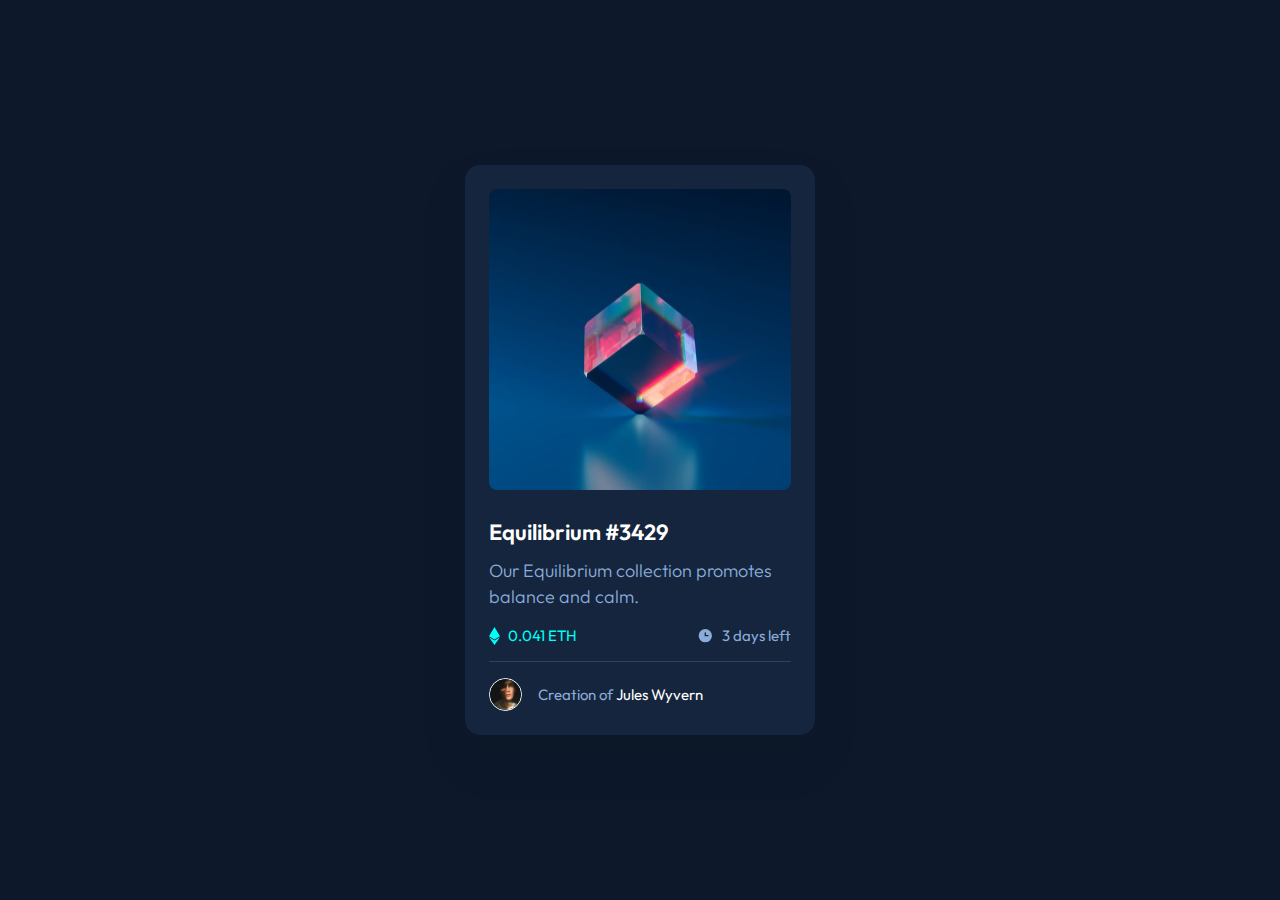
<file: nft-preview-card-component/index.html>
<!DOCTYPE html>
<html lang="en">
  <head>
    <meta charset="UTF-8" />
    <meta http-equiv="X-UA-Compatible" content="IE=edge" />
    <meta name="viewport" content="width=device-width, initial-scale=1.0" />
    <title>NFT preview card component</title>
    <link rel="preconnect" href="https://fonts.googleapis.com" />
    <link rel="preconnect" href="https://fonts.gstatic.com" crossorigin />
    <link
      href="https://fonts.googleapis.com/css2?family=Outfit:wght@300;400;600&display=swap"
      rel="stylesheet"
    />
    <link rel="stylesheet" href="style.css" />
  </head>
  <body>
    <main>
      <div class="card">
        <div class="card__image-container">
          <img
            class="card__image"
            src="./images/image-equilibrium.jpg"
            alt=""
          />
          <div class="card__image--overlay">
            <svg width="48" height="48" xmlns="http://www.w3.org/2000/svg">
              <g fill="none" fill-rule="evenodd">
                <path d="M0 0h48v48H0z" />
                <path
                  d="M24 9C14 9 5.46 15.22 2 24c3.46 8.78 12 15 22 15 10.01 0 18.54-6.22 22-15-3.46-8.78-11.99-15-22-15Zm0 25c-5.52 0-10-4.48-10-10s4.48-10 10-10 10 4.48 10 10-4.48 10-10 10Zm0-16c-3.31 0-6 2.69-6 6s2.69 6 6 6 6-2.69 6-6-2.69-6-6-6Z"
                  fill="#FFF"
                  fill-rule="nonzero"
                />
              </g>
            </svg>
          </div>
        </div>
        <a class="card__title" href="#">Equilibrium #3429</a>
        <p class="card__description">
          Our Equilibrium collection promotes balance and calm.
        </p>
        <div class="card__meta">
          <div class="card__price">
            <svg
              width="11"
              height="18"
              class="card__price-icon"
              xmlns="http://www.w3.org/2000/svg"
            >
              <path
                d="M11 10.216 5.5 18 0 10.216l5.5 3.263 5.5-3.262ZM5.5 0l5.496 9.169L5.5 12.43 0 9.17 5.5 0Z"
                fill="#00FFF8"
              />
            </svg>
            0.041 ETH
          </div>
          <div class="card__countdown">
            <svg
              class="card__countdown-icon"
              width="17"
              height="17"
              xmlns="http://www.w3.org/2000/svg"
            >
              <path
                d="M8.305 2.007a6.667 6.667 0 1 0 0 13.334 6.667 6.667 0 0 0 0-13.334Zm2.667 7.334H8.305a.667.667 0 0 1-.667-.667V6.007a.667.667 0 0 1 1.334 0v2h2a.667.667 0 0 1 0 1.334Z"
                fill="#8BACD9"
              />
            </svg>
            3 days left
          </div>
        </div>
        <footer class="card__footer">
          <img
            class="card__author-avatar"
            src="./images/image-avatar.png"
            alt=""
          />
          <span class="card__author"
            >Creation of
            <a href="#" class="card__footer-link">Jules Wyvern</a></span
          >
        </footer>
      </div>
    </main>
  </body>
</html>
</file>
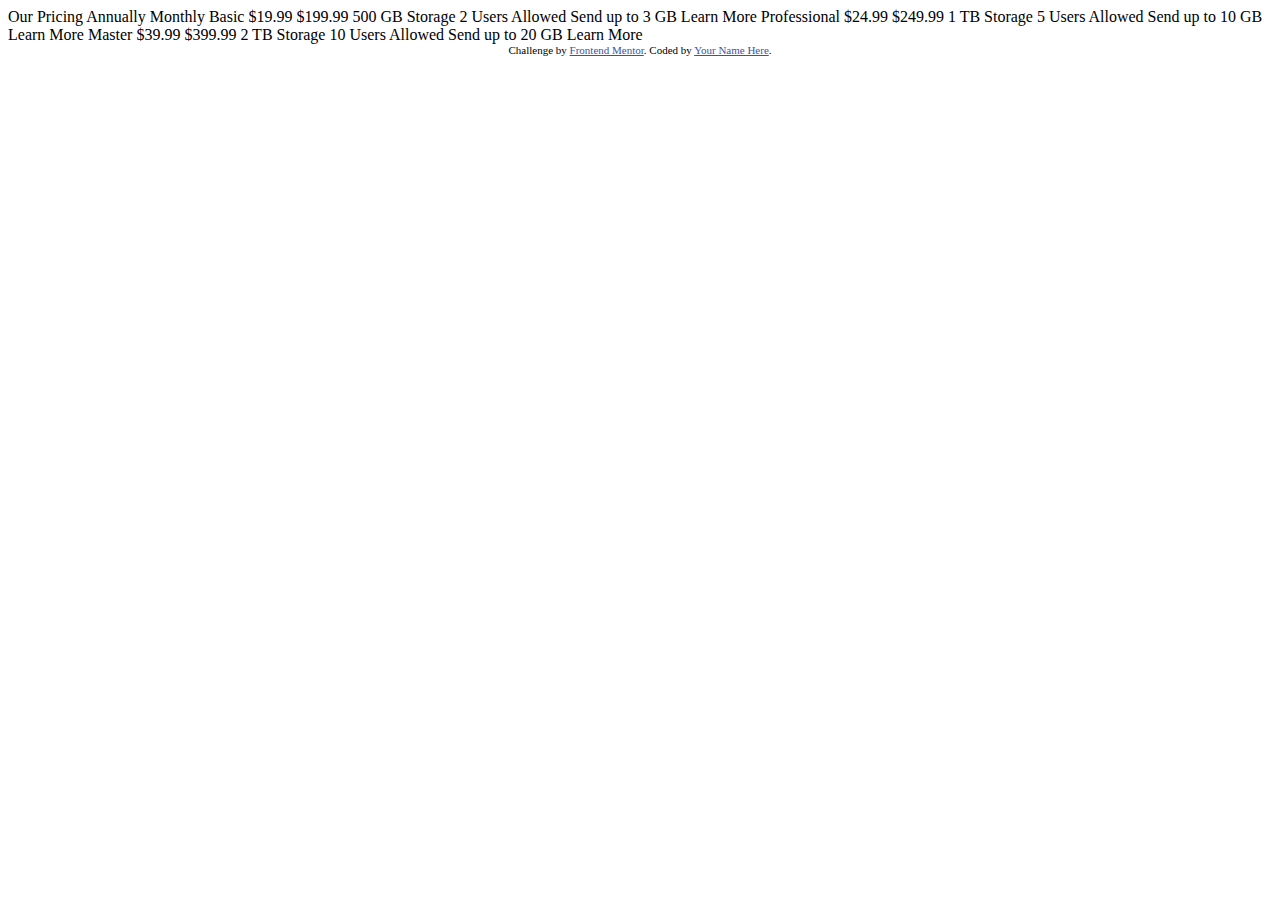
<file: pricing-component-with-toggle/index.html>
<!DOCTYPE html>
<html lang="en">
<head>
  <meta charset="UTF-8">
  <meta name="viewport" content="width=device-width, initial-scale=1.0"> <!-- displays site properly based on user's device -->

  <link rel="icon" type="image/png" sizes="32x32" href="./images/favicon-32x32.png">
  
  <title>Frontend Mentor | [Challenge Name Here]</title>

  <!-- Feel free to remove these styles or customise in your own stylesheet 👍 -->
  <style>
    .attribution { font-size: 11px; text-align: center; }
    .attribution a { color: hsl(228, 45%, 44%); }
  </style>
</head>
<body>

  Our Pricing
  Annually
  Monthly

  Basic
  &dollar;19.99
  &dollar;199.99
  500 GB Storage
  2 Users Allowed
  Send up to 3 GB
  Learn More

  Professional
  &dollar;24.99
  &dollar;249.99
  1 TB Storage
  5 Users Allowed
  Send up to 10 GB
  Learn More

  Master
  &dollar;39.99
  &dollar;399.99
  2 TB Storage
  10 Users Allowed
  Send up to 20 GB
  Learn More
  
  <div class="attribution">
    Challenge by <a href="https://www.frontendmentor.io?ref=challenge" target="_blank">Frontend Mentor</a>. 
    Coded by <a href="#">Your Name Here</a>.
  </div>
</body>
</html>
</file>
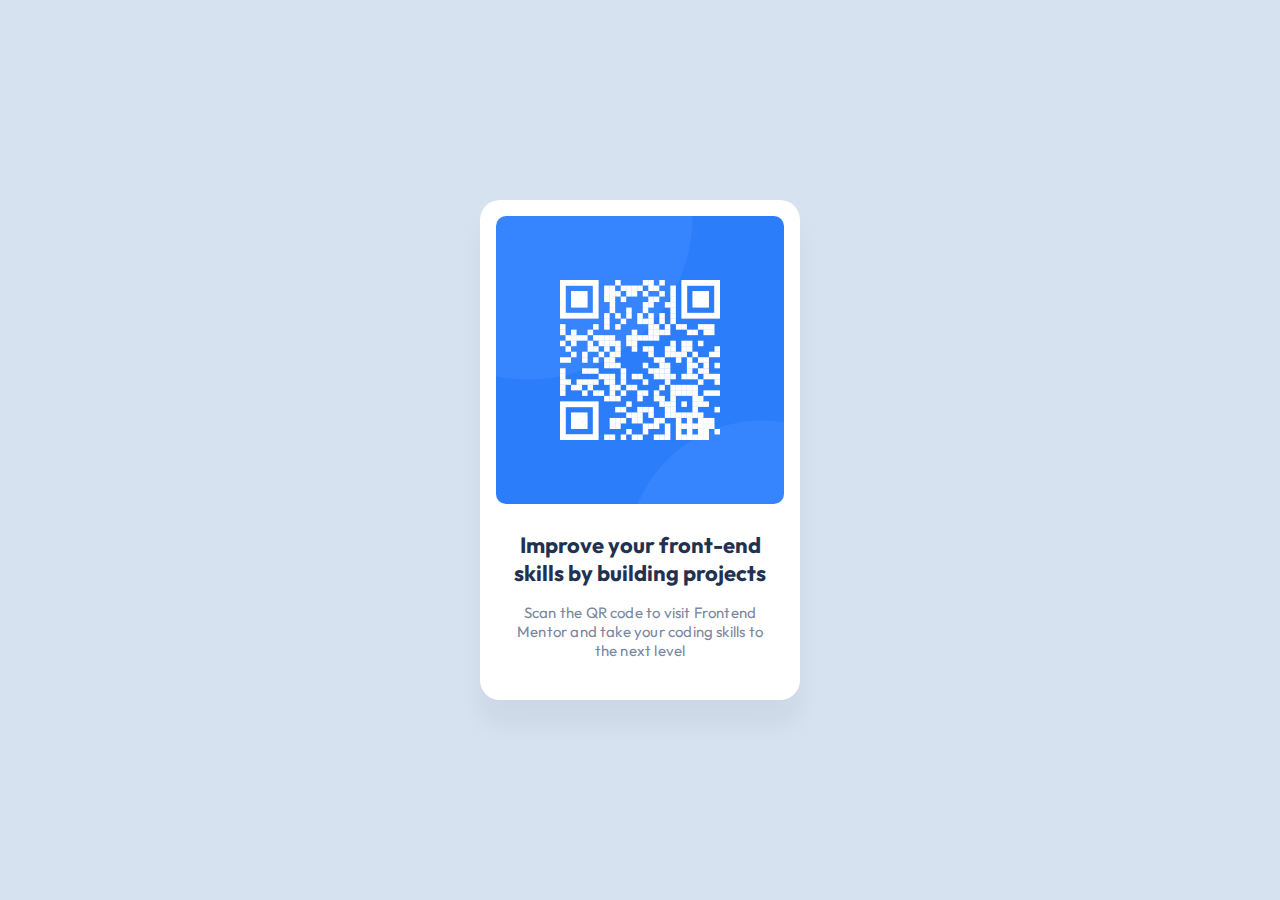
<file: qr-code-component/index.html>
<!DOCTYPE html>
<html lang="en">
  <head>
    <meta charset="UTF-8" />
    <meta name="viewport" content="width=device-width, initial-scale=1.0" />
    <link
      rel="icon"
      type="image/png"
      sizes="32x32"
      href="./images/favicon-32x32.png"
    />
    <link rel="preconnect" href="https://fonts.googleapis.com" />
    <link rel="preconnect" href="https://fonts.gstatic.com" crossorigin />
    <link
      href="https://fonts.googleapis.com/css2?family=Outfit:wght@400;700&display=swap"
      rel="stylesheet"
    />
    <link rel="stylesheet" href="style.css" />
    <title>QR code component</title>
  </head>
  <body>
    <div class="card">
      <img
        src="./images/image-qr-code.png"
        class="card__image"
        alt="qr code that takes you to Frontend Mentor"
      />
      <h1 class="card__title">
        Improve your front-end skills by building projects
      </h1>
      <p class="card__description">
        Scan the QR code to visit Frontend Mentor and take your coding skills to
        the next level
      </p>
    </div>
  </body>
</html>
</file>
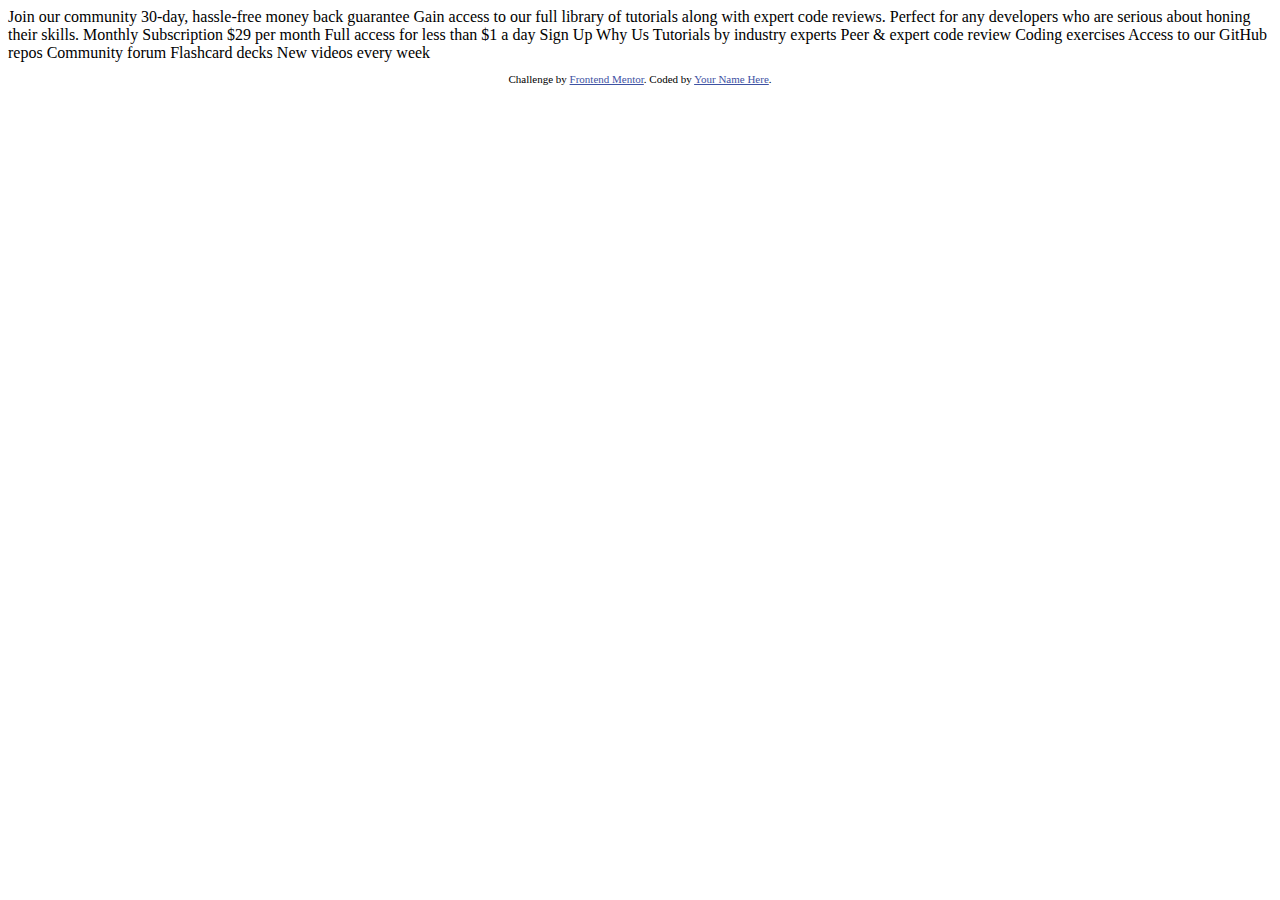
<file: single-price-grid-component/index.html>
<!DOCTYPE html>
<html lang="en">
<head>
  <meta charset="UTF-8">
  <meta name="viewport" content="width=device-width, initial-scale=1.0"> <!-- displays site properly based on user's device -->

  <link rel="icon" type="image/png" sizes="32x32" href="./images/favicon-32x32.png">
  
  <title>Frontend Mentor | Single Price Grid Component</title>

  <!-- Feel free to remove these styles or customise in your own stylesheet 👍 -->
  <style>
    .attribution { font-size: 11px; text-align: center; }
    .attribution a { color: hsl(228, 45%, 44%); }
  </style>
</head>
<body>
  Join our community

  30-day, hassle-free money back guarantee

  Gain access to our full library of tutorials along with expert code reviews. 
  Perfect for any developers who are serious about honing their skills.

  Monthly Subscription

  &dollar;29 per month

  Full access for less than &dollar;1 a day

  Sign Up

  Why Us

  Tutorials by industry experts
  Peer &amp; expert code review
  Coding exercises
  Access to our GitHub repos
  Community forum
  Flashcard decks
  New videos every week
  
  <footer>
    <p class="attribution">
      Challenge by <a href="https://www.frontendmentor.io?ref=challenge" target="_blank">Frontend Mentor</a>. 
      Coded by <a href="#">Your Name Here</a>.
    </p>
  </footer>
</body>
</html>
</file>
<file: nft-preview-card-component/style.css>
:root {
  --font-stack: "Outfit", sans-serif;

  --blue-100: hsl(215, 51%, 70%);
  --blue-200: hsl(215, 32%, 27%);
  --blue-300: hsl(216, 50%, 16%);
  --blue-400: hsl(217, 54%, 11%);
  --white: hsl(0, 0%, 100%);
  --cyan-300: hsl(178, 100%, 50%);
  --cyan-300-faded: hsla(178, 100%, 50%, 0.5);

  --radius-sm: 8px;
  --radius-md: 15px;
  --radius-rounded: 50%;

  --shadow: 0px 25px 50px rgba(0, 0, 0, 0.0952917);
}

*,
*::before,
*::after {
  box-sizing: border-box;
}

* {
  margin: 0;
  padding: 0;
  font: inherit;
}

body {
  display: grid;
  place-items: center;
  background-color: var(--blue-400);
  min-height: 100vh;
  font-family: var(--font-stack);
}

a {
  text-decoration: none;
  color: var(--white);
}

a:hover,
a:focus {
  color: var(--cyan-300);
}

.card {
  background-color: var(--blue-300);
  color: var(--blue-100);
  max-width: 21.8375rem;
  padding: 1.5rem;
  border-radius: var(--radius-md);
  box-shadow: var(--shadow);
  font-size: 15px;
  line-height: 19px;
  margin: 1.5rem;
}

.card__image-container {
  width: 100%;
  margin-bottom: 1.5rem;
  position: relative;
}

.card__image {
  max-width: 100%;
  border-radius: var(--radius-sm);
}

.card__image {
  max-width: 100%;
}

.card__image--overlay {
  position: absolute;
  inset: 0;
  display: grid;
  place-items: center;
  background-color: var(--cyan-300-faded);
  border-radius: var(--radius-sm);
  opacity: 0;
  transition: opacity 0.3s ease-in-out;
}

.card__image--overlay:hover {
  opacity: 1;
  cursor: pointer;
}

.card__title {
  font-weight: 600;
  font-size: 1.375rem;
  line-height: 1.2727;
  color: var(--white);
  margin-bottom: 0.75rem;
  display: inline-block;
}

.card__description {
  font-weight: 300;
  font-size: 18px;
  line-height: 26px;
  margin-bottom: 1rem;
}

.card__meta {
  display: flex;
  justify-content: space-between;
  align-items: center;
  margin-bottom: 1rem;
}

.card__price {
  color: var(--cyan-300);
  display: flex;
  align-items: center;
}

.card__price-icon,
.card__countdown-icon {
  margin-right: 0.5rem;
}

.card__countdown {
  display: flex;
  align-items: center;
}

.card__footer {
  border-top: 1px solid var(--blue-200);
  display: flex;
  align-items: center;
  padding-top: 1rem;
  font-weight: 400;
}

.card__footer--link {
  margin-left: 0.3125;
}

.card__author-avatar {
  border-radius: var(--radius-rounded);
  border: 1px solid var(--white);
  max-height: 2.0625rem;
  margin-right: 1rem;
}
</file>
<file: qr-code-component/style.css>
:root {
  --white: hsl(0, 0%, 100%);
  --gray-100: hsl(212, 45%, 89%);
  --blue-400: hsl(220, 15%, 55%);
  --blue-600: hsl(218, 44%, 22%);
  --radius-sm: 10px;
  --radius-lg: 20px;
  --font-stack: "Outfit", sans-serif;
  --shadow: 0px 25px 25px rgba(0, 0, 0, 0.0476518);
}

*,
*::before,
*::after {
  box-sizing: border-box;
}

* {
  margin: 0;
  padding: 0;
  font: inherit;
}

body {
  background-color: var(--gray-100);
  display: grid;
  place-items: center;
  min-height: 100vh;
  font-family: var(--font-stack);
}

.card {
  background-color: var(--white);
  max-width: 20rem;
  border-radius: var(--radius-lg);
  padding: 1rem;
  font-size: 0.9375rem;
  text-align: center;
  box-shadow: var(--shadow);
}

.card__image {
  max-width: 100%;
  border-radius: var(--radius-sm);
  margin-bottom: 1.5rem;
}

.card__title {
  font-weight: 700;
  font-size: 1.375rem;
  line-height: 1.26;
  color: var(--blue-600);
  margin-bottom: 1rem;
}

.card__description {
  font-weight: 400;
  letter-spacing: 0.1875px;
  color: var(--blue-400);
  margin-bottom: 1.5rem;
  padding: 0 1rem;
}
</file>
